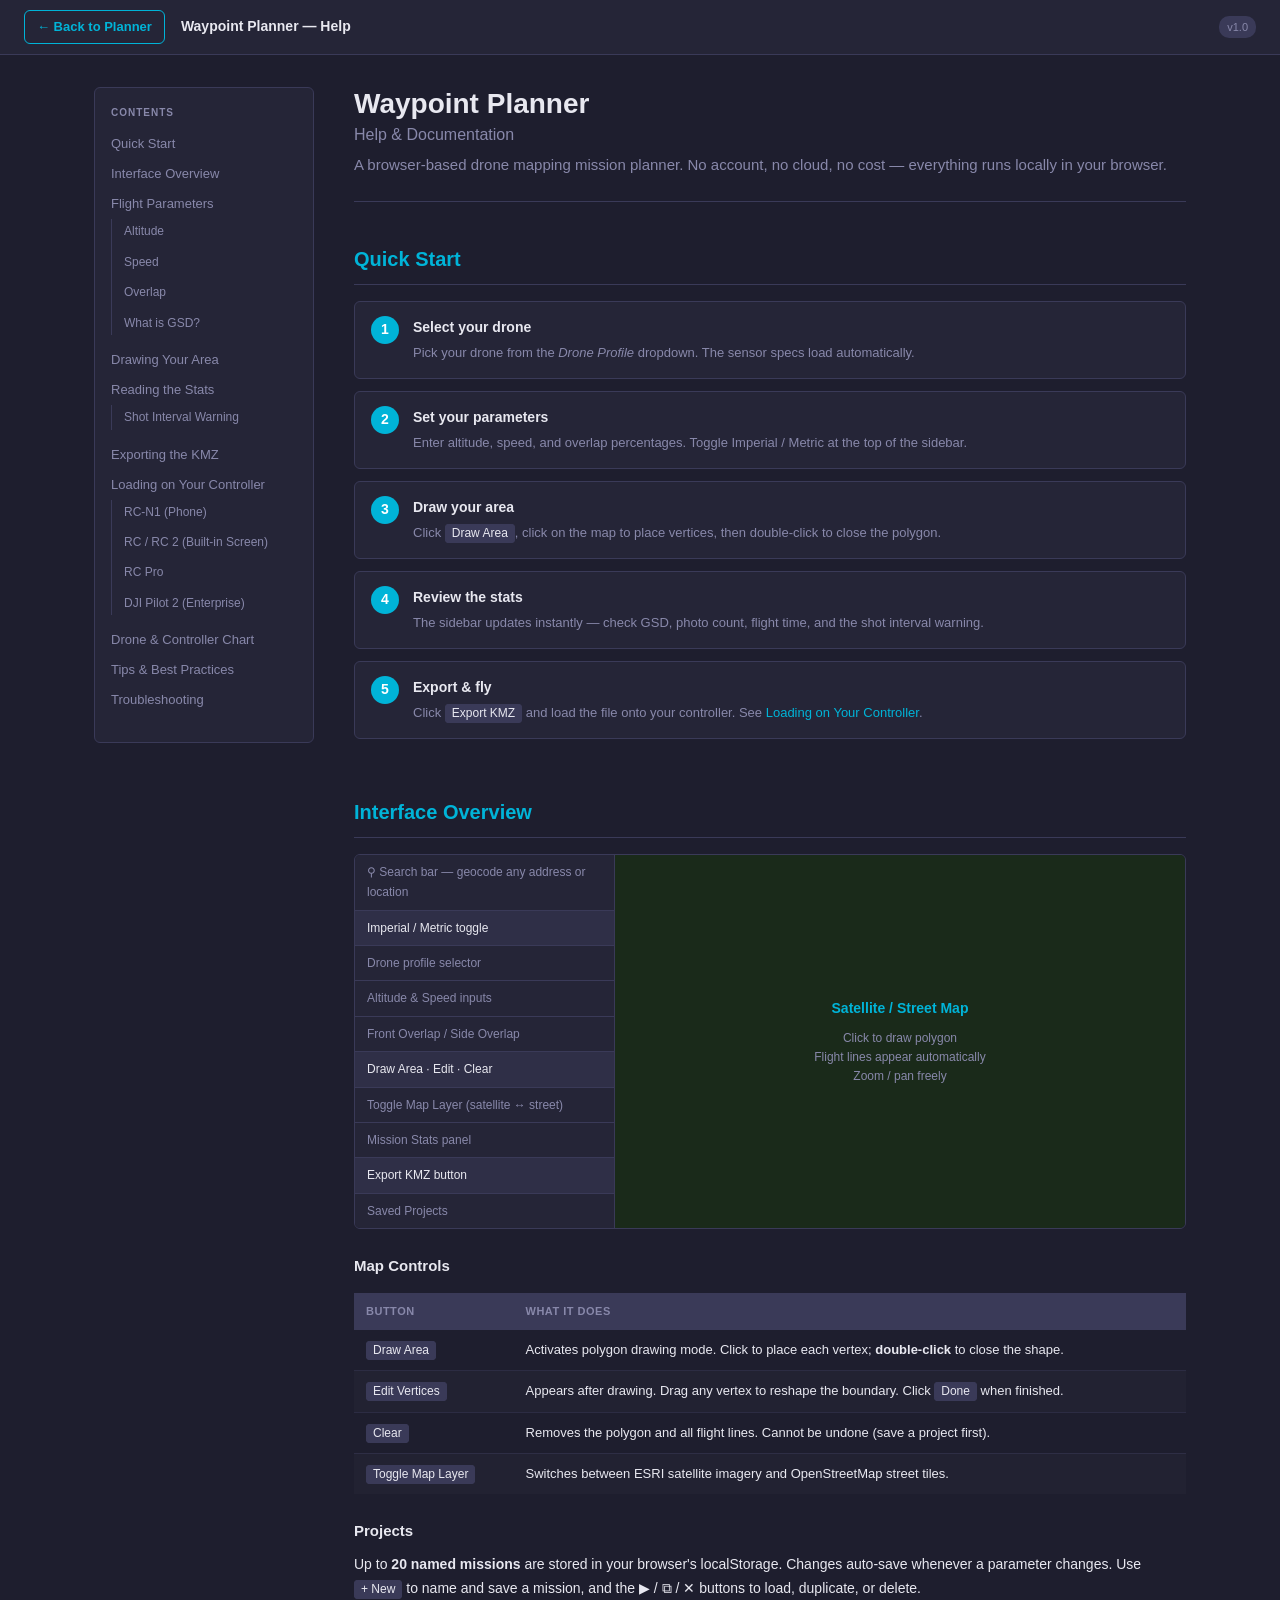
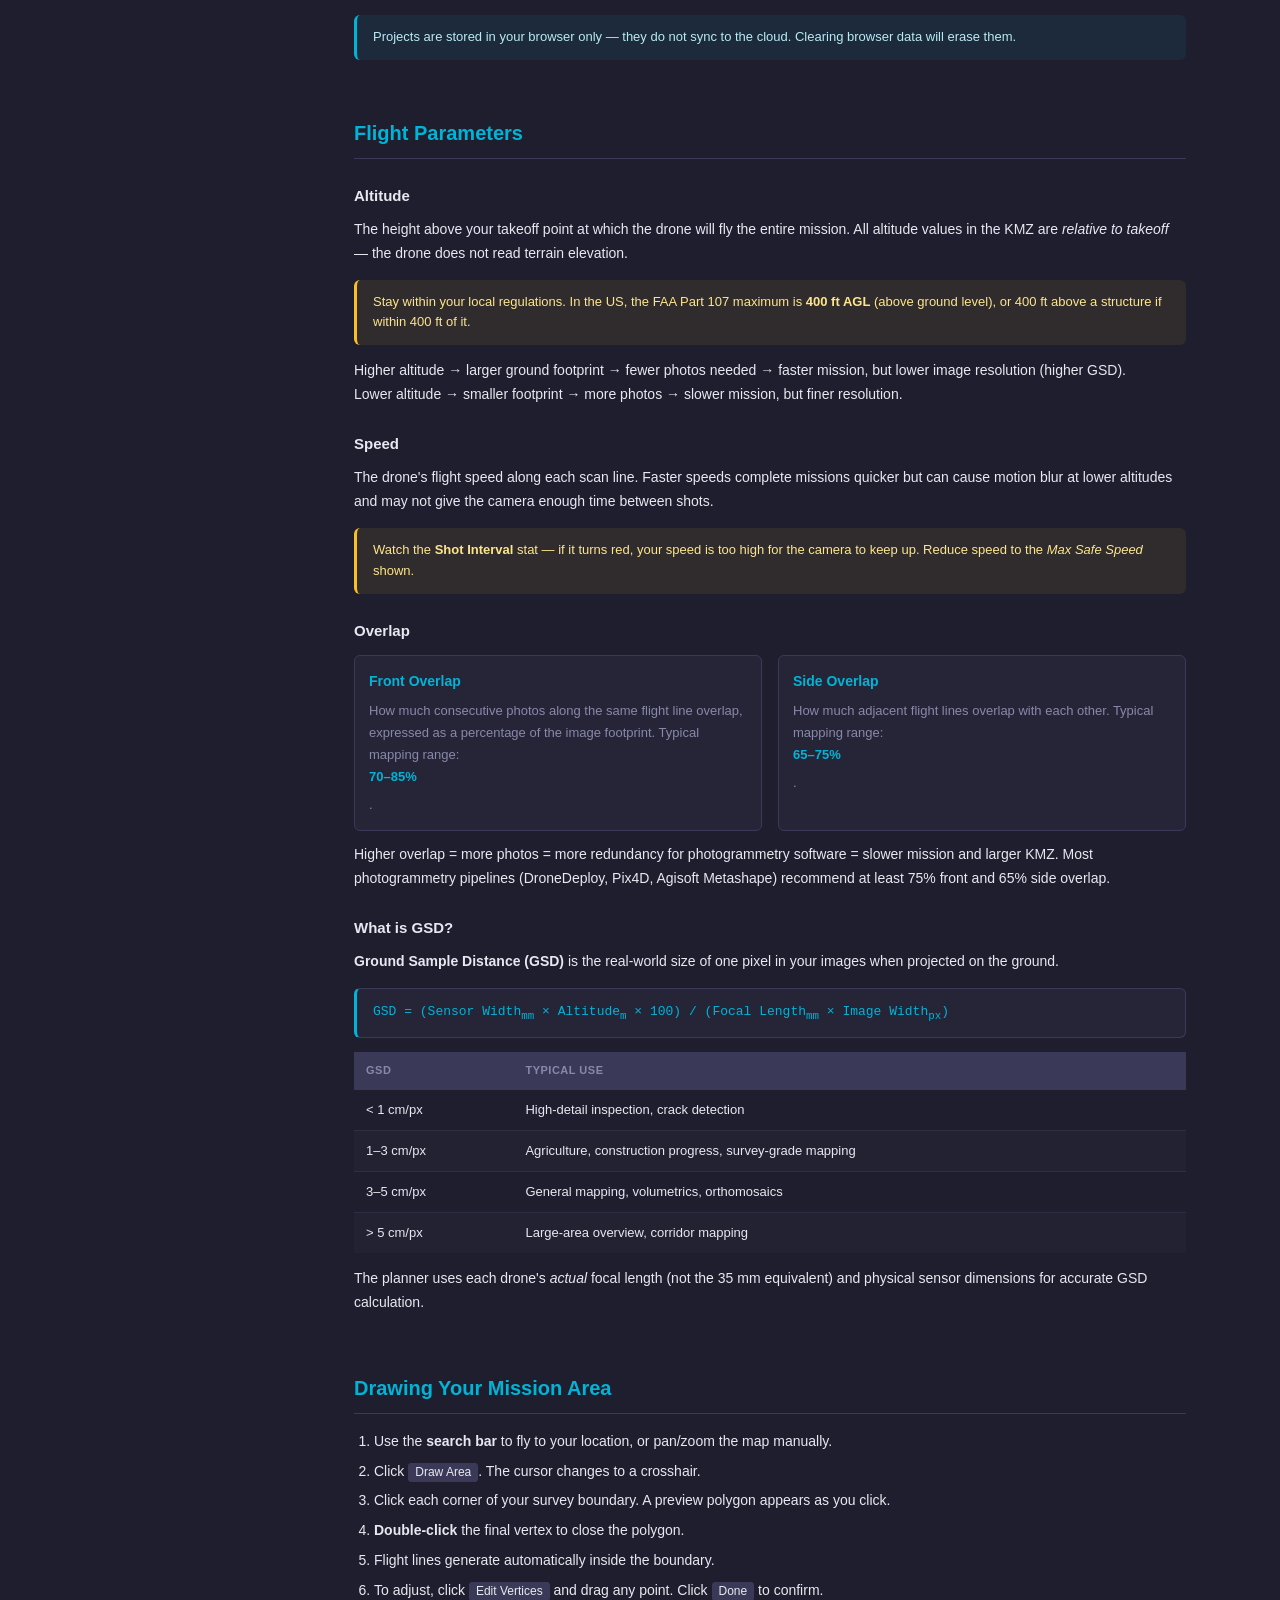
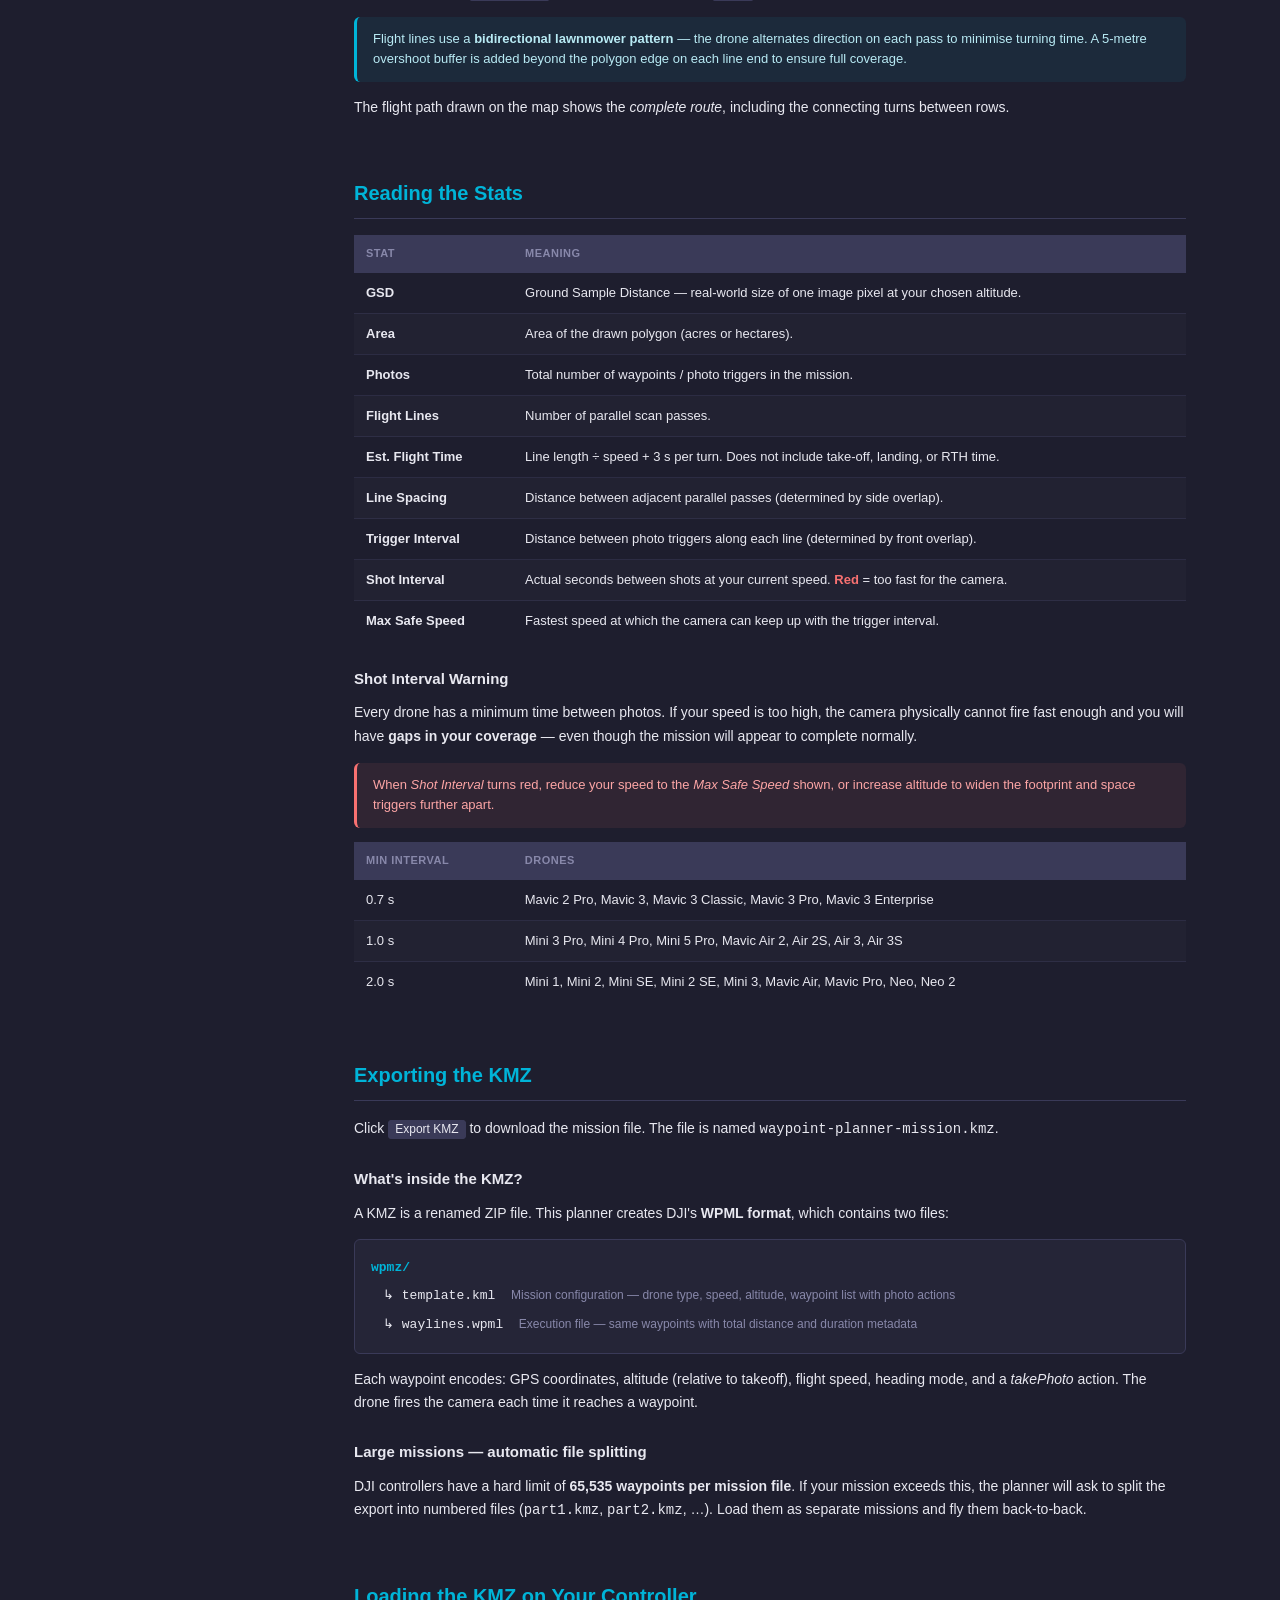
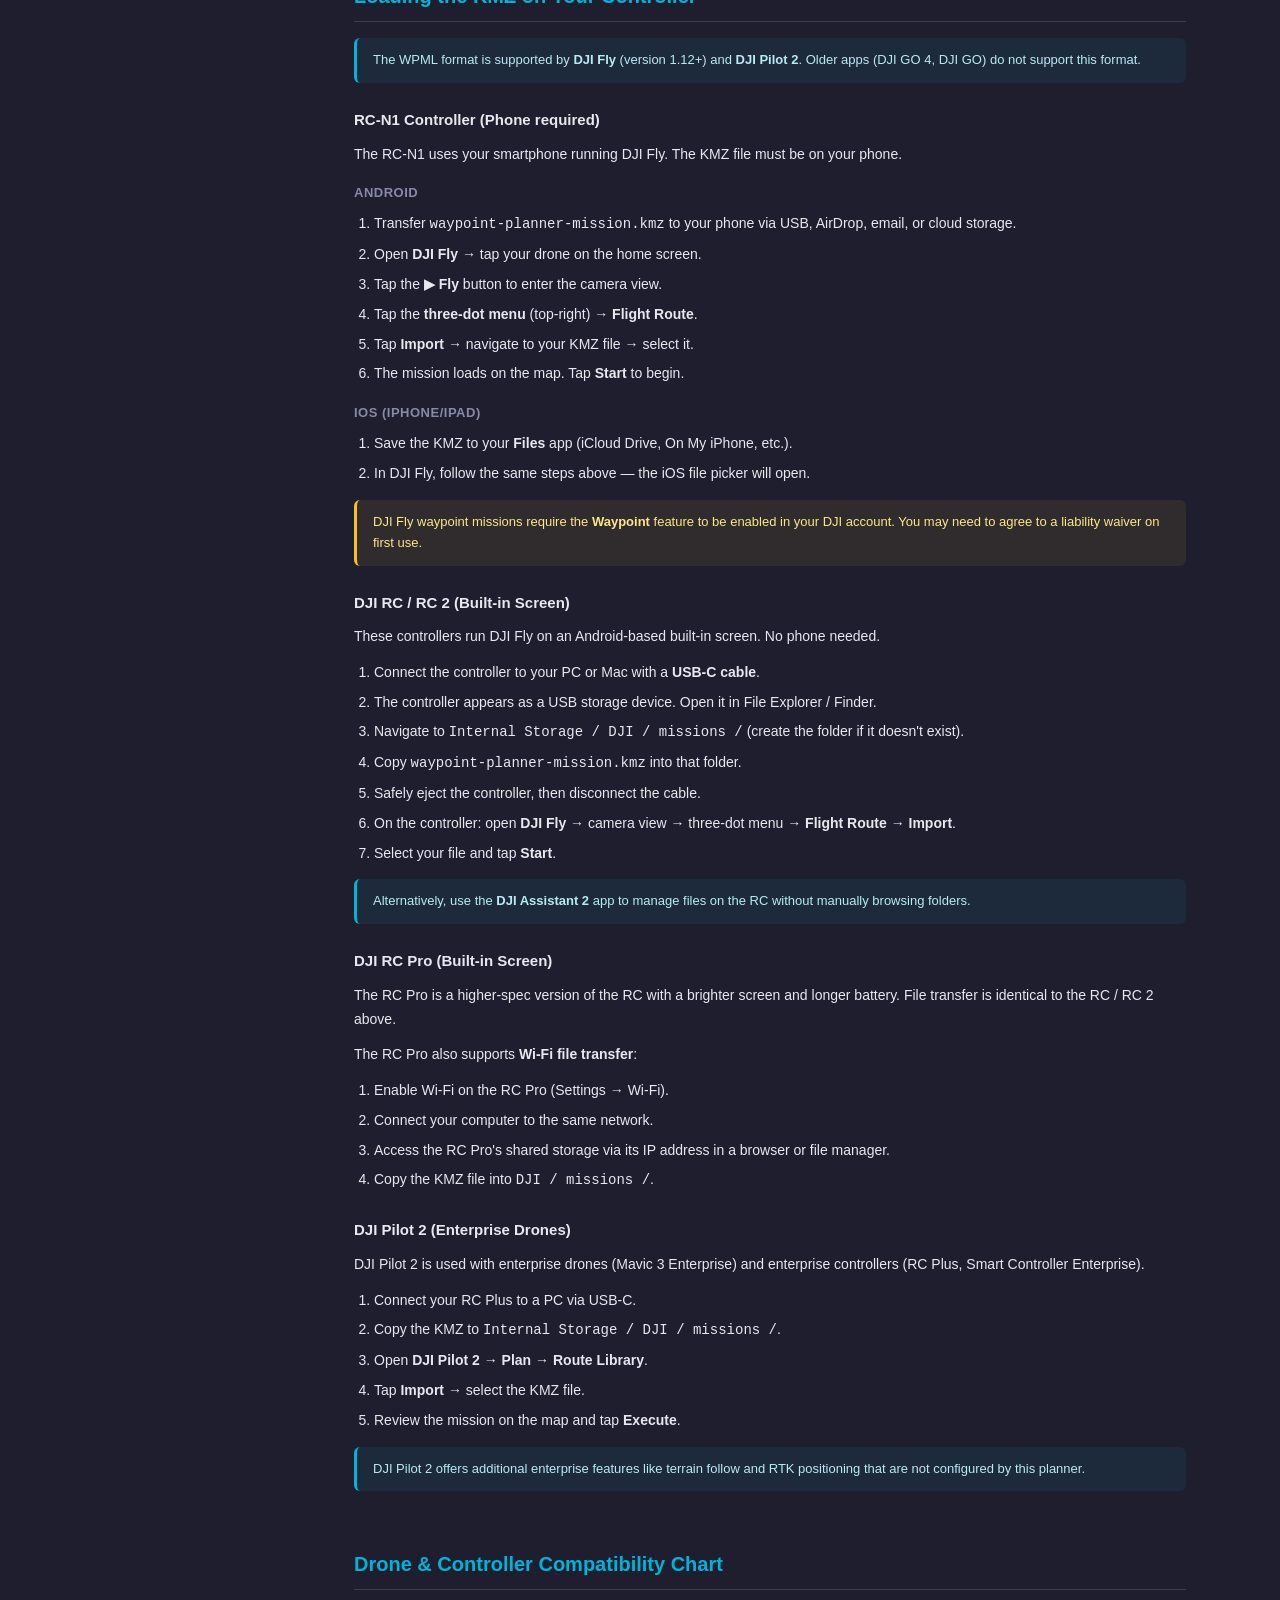
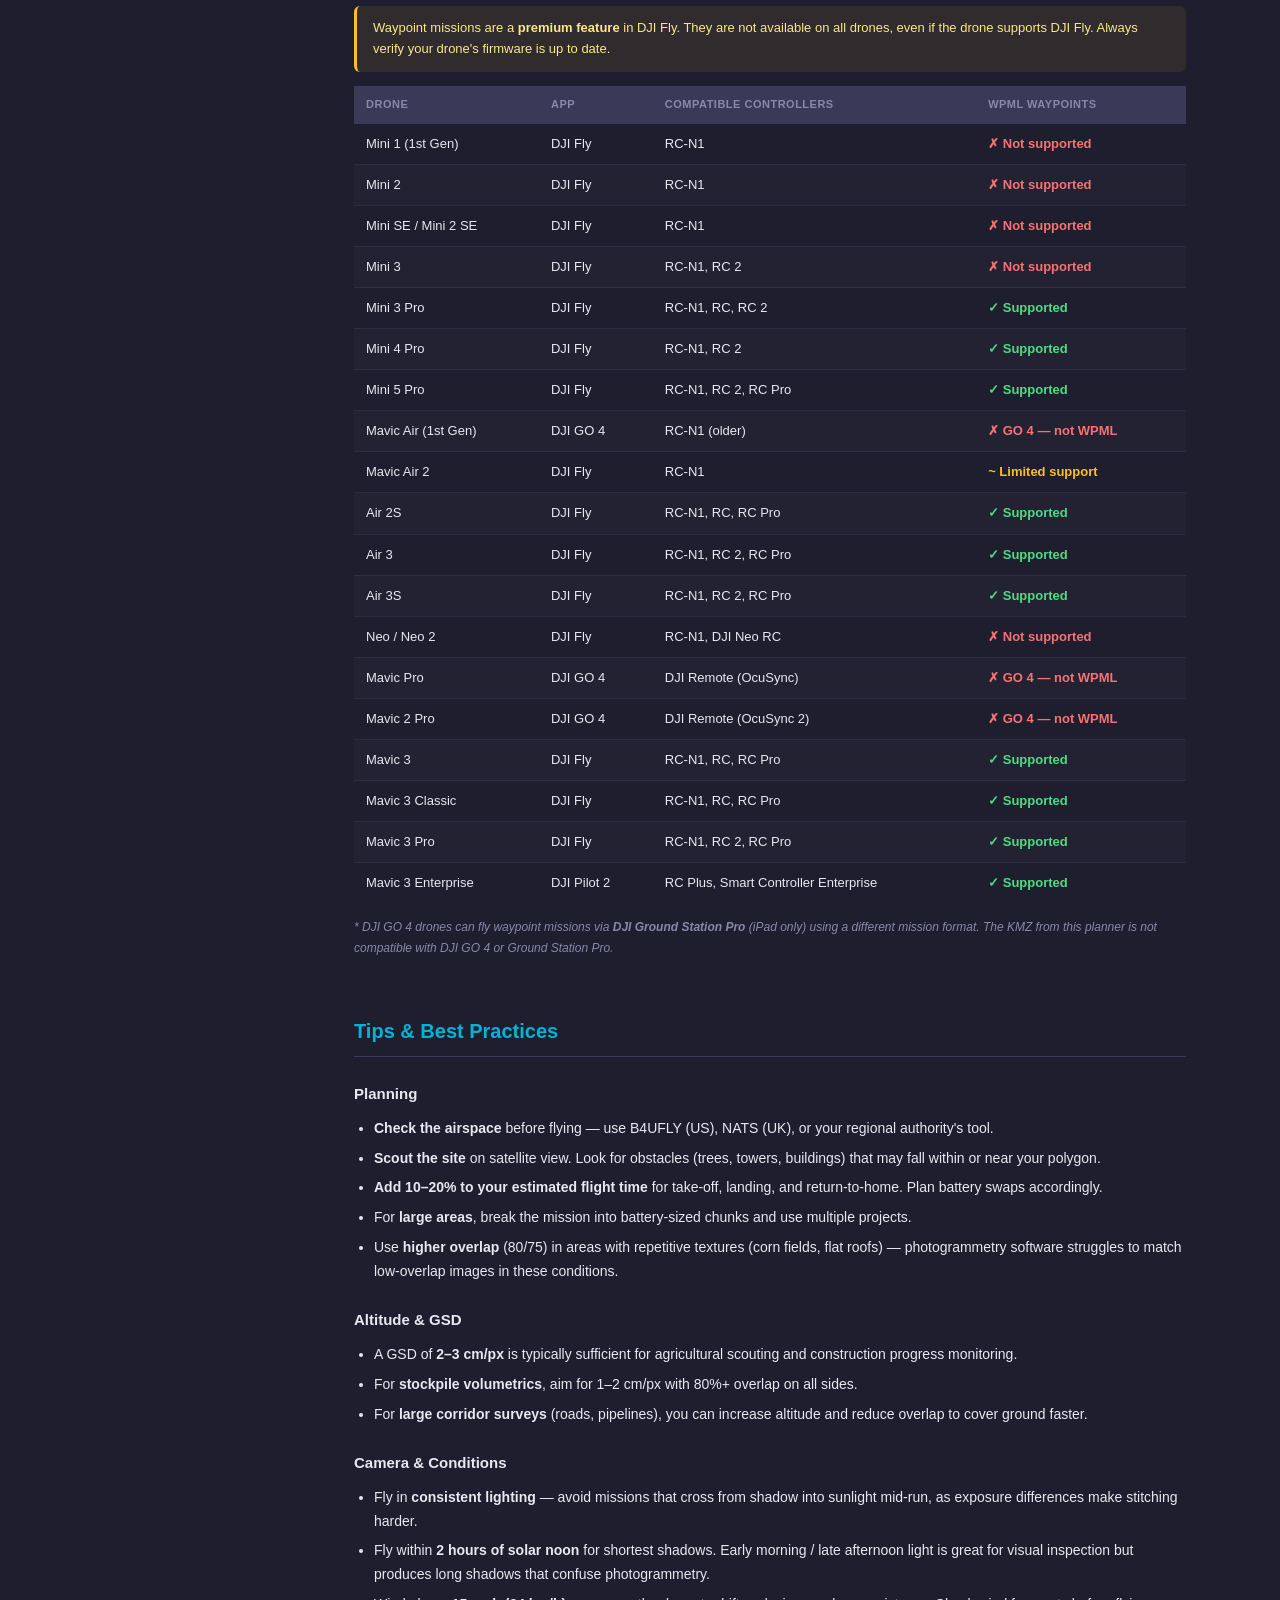
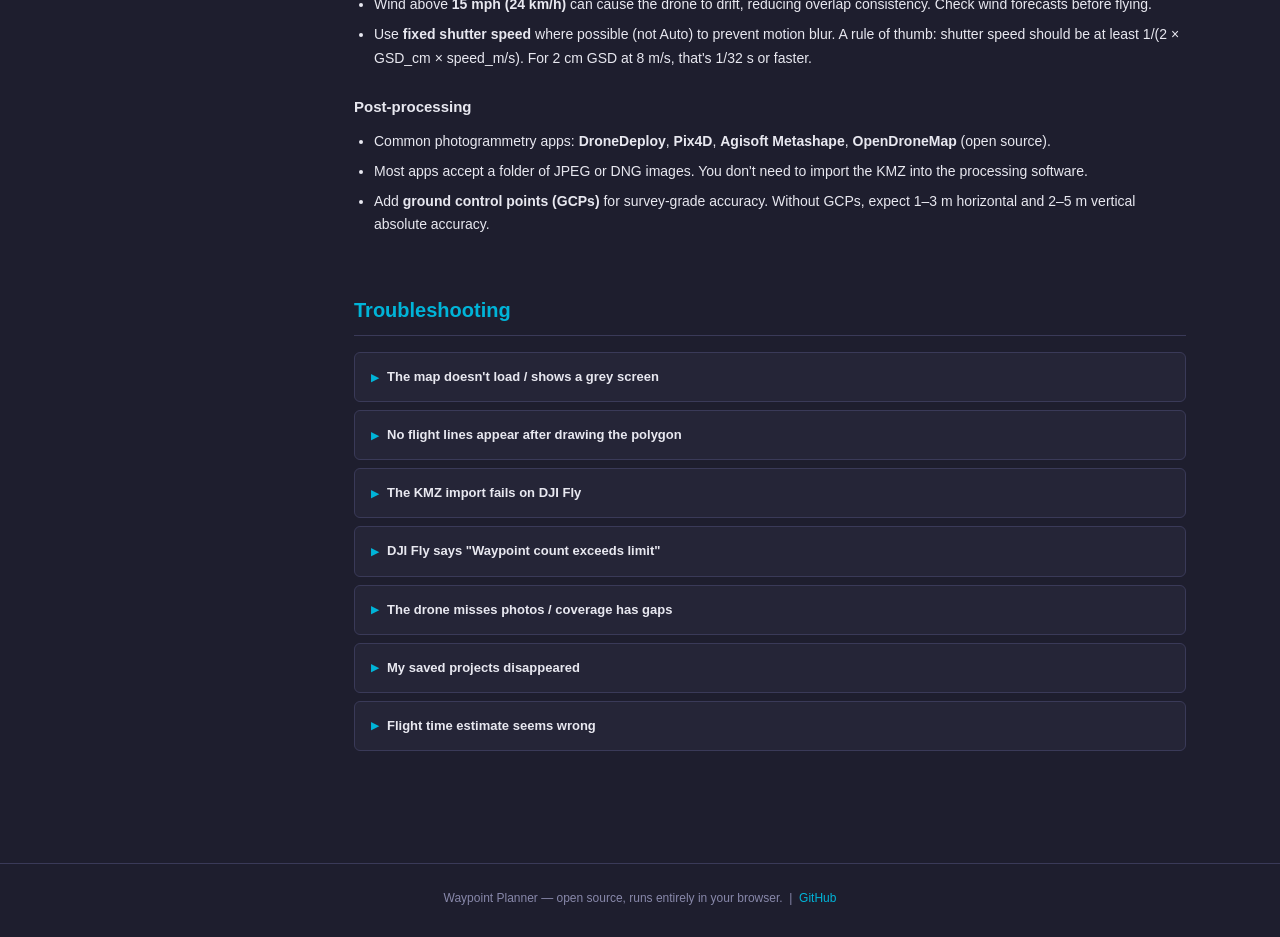
<file: help.html>
<!DOCTYPE html>
<html lang="en">
<head>
  <meta charset="UTF-8">
  <meta name="viewport" content="width=device-width, initial-scale=1.0">
  <title>Waypoint Planner — Help & Documentation</title>
  <link rel="stylesheet" href="help.css">
</head>
<body>

  <nav class="topnav">
    <a href="index.html" class="back-btn">&#8592; Back to Planner</a>
    <span class="nav-title">Waypoint Planner &mdash; Help</span>
    <span class="nav-version">v1.0</span>
  </nav>

  <div class="layout">

    <!-- Sidebar TOC -->
    <aside class="toc">
      <p class="toc-heading">Contents</p>
      <ul>
        <li><a href="#quickstart">Quick Start</a></li>
        <li><a href="#interface">Interface Overview</a></li>
        <li><a href="#parameters">Flight Parameters</a>
          <ul>
            <li><a href="#altitude">Altitude</a></li>
            <li><a href="#speed">Speed</a></li>
            <li><a href="#overlap">Overlap</a></li>
            <li><a href="#gsd">What is GSD?</a></li>
          </ul>
        </li>
        <li><a href="#drawing">Drawing Your Area</a></li>
        <li><a href="#stats">Reading the Stats</a>
          <ul>
            <li><a href="#shot-interval">Shot Interval Warning</a></li>
          </ul>
        </li>
        <li><a href="#export">Exporting the KMZ</a></li>
        <li><a href="#loading">Loading on Your Controller</a>
          <ul>
            <li><a href="#rc-n1">RC-N1 (Phone)</a></li>
            <li><a href="#rc-screen">RC / RC 2 (Built-in Screen)</a></li>
            <li><a href="#rc-pro">RC Pro</a></li>
            <li><a href="#pilot2">DJI Pilot 2 (Enterprise)</a></li>
          </ul>
        </li>
        <li><a href="#compatibility">Drone &amp; Controller Chart</a></li>
        <li><a href="#tips">Tips &amp; Best Practices</a></li>
        <li><a href="#troubleshooting">Troubleshooting</a></li>
      </ul>
    </aside>

    <!-- Main content -->
    <main class="content">

      <h1>Waypoint Planner <span class="subtitle">Help &amp; Documentation</span></h1>
      <p class="lead">A browser-based drone mapping mission planner. No account, no cloud, no cost — everything runs locally in your browser.</p>

      <!-- ─── QUICK START ─── -->
      <section id="quickstart">
        <h2>Quick Start</h2>
        <div class="steps">
          <div class="step">
            <div class="step-num">1</div>
            <div class="step-body">
              <strong>Select your drone</strong>
              <p>Pick your drone from the <em>Drone Profile</em> dropdown. The sensor specs load automatically.</p>
            </div>
          </div>
          <div class="step">
            <div class="step-num">2</div>
            <div class="step-body">
              <strong>Set your parameters</strong>
              <p>Enter altitude, speed, and overlap percentages. Toggle Imperial / Metric at the top of the sidebar.</p>
            </div>
          </div>
          <div class="step">
            <div class="step-num">3</div>
            <div class="step-body">
              <strong>Draw your area</strong>
              <p>Click <kbd>Draw Area</kbd>, click on the map to place vertices, then double-click to close the polygon.</p>
            </div>
          </div>
          <div class="step">
            <div class="step-num">4</div>
            <div class="step-body">
              <strong>Review the stats</strong>
              <p>The sidebar updates instantly — check GSD, photo count, flight time, and the shot interval warning.</p>
            </div>
          </div>
          <div class="step">
            <div class="step-num">5</div>
            <div class="step-body">
              <strong>Export &amp; fly</strong>
              <p>Click <kbd>Export KMZ</kbd> and load the file onto your controller. See <a href="#loading">Loading on Your Controller</a>.</p>
            </div>
          </div>
        </div>
      </section>

      <!-- ─── INTERFACE ─── -->
      <section id="interface">
        <h2>Interface Overview</h2>
        <div class="diagram">
          <div class="diagram-sidebar">
            <div class="dia-row">&#9906; Search bar — geocode any address or location</div>
            <div class="dia-row highlight">Imperial / Metric toggle</div>
            <div class="dia-row">Drone profile selector</div>
            <div class="dia-row">Altitude &amp; Speed inputs</div>
            <div class="dia-row">Front Overlap / Side Overlap</div>
            <div class="dia-row highlight">Draw Area · Edit · Clear</div>
            <div class="dia-row">Toggle Map Layer (satellite ↔ street)</div>
            <div class="dia-row">Mission Stats panel</div>
            <div class="dia-row highlight">Export KMZ button</div>
            <div class="dia-row">Saved Projects</div>
          </div>
          <div class="diagram-map">
            <span>Satellite / Street Map</span>
            <span class="dia-sub">Click to draw polygon<br>Flight lines appear automatically<br>Zoom / pan freely</span>
          </div>
        </div>

        <h3>Map Controls</h3>
        <table>
          <thead><tr><th>Button</th><th>What it does</th></tr></thead>
          <tbody>
            <tr><td><kbd>Draw Area</kbd></td><td>Activates polygon drawing mode. Click to place each vertex; <strong>double-click</strong> to close the shape.</td></tr>
            <tr><td><kbd>Edit Vertices</kbd></td><td>Appears after drawing. Drag any vertex to reshape the boundary. Click <kbd>Done</kbd> when finished.</td></tr>
            <tr><td><kbd>Clear</kbd></td><td>Removes the polygon and all flight lines. Cannot be undone (save a project first).</td></tr>
            <tr><td><kbd>Toggle Map Layer</kbd></td><td>Switches between ESRI satellite imagery and OpenStreetMap street tiles.</td></tr>
          </tbody>
        </table>

        <h3>Projects</h3>
        <p>Up to <strong>20 named missions</strong> are stored in your browser's localStorage. Changes auto-save whenever a parameter changes. Use <kbd>+ New</kbd> to name and save a mission, and the ▶ / ⧉ / ✕ buttons to load, duplicate, or delete.</p>
        <div class="callout info">Projects are stored in your browser only — they do not sync to the cloud. Clearing browser data will erase them.</div>
      </section>

      <!-- ─── PARAMETERS ─── -->
      <section id="parameters">
        <h2>Flight Parameters</h2>

        <h3 id="altitude">Altitude</h3>
        <p>The height above your takeoff point at which the drone will fly the entire mission. All altitude values in the KMZ are <em>relative to takeoff</em> — the drone does not read terrain elevation.</p>
        <div class="callout warning">Stay within your local regulations. In the US, the FAA Part 107 maximum is <strong>400 ft AGL</strong> (above ground level), or 400 ft above a structure if within 400 ft of it.</div>
        <p>Higher altitude → larger ground footprint → fewer photos needed → faster mission, but lower image resolution (higher GSD).<br>
        Lower altitude → smaller footprint → more photos → slower mission, but finer resolution.</p>

        <h3 id="speed">Speed</h3>
        <p>The drone's flight speed along each scan line. Faster speeds complete missions quicker but can cause motion blur at lower altitudes and may not give the camera enough time between shots.</p>
        <div class="callout warning">Watch the <strong>Shot Interval</strong> stat — if it turns red, your speed is too high for the camera to keep up. Reduce speed to the <em>Max Safe Speed</em> shown.</div>

        <h3 id="overlap">Overlap</h3>
        <div class="two-col">
          <div>
            <strong>Front Overlap</strong>
            <p>How much consecutive photos along the same flight line overlap, expressed as a percentage of the image footprint. Typical mapping range: <strong>70–85%</strong>.</p>
          </div>
          <div>
            <strong>Side Overlap</strong>
            <p>How much adjacent flight lines overlap with each other. Typical mapping range: <strong>65–75%</strong>.</p>
          </div>
        </div>
        <p>Higher overlap = more photos = more redundancy for photogrammetry software = slower mission and larger KMZ. Most photogrammetry pipelines (DroneDeploy, Pix4D, Agisoft Metashape) recommend at least 75% front and 65% side overlap.</p>

        <h3 id="gsd">What is GSD?</h3>
        <p><strong>Ground Sample Distance (GSD)</strong> is the real-world size of one pixel in your images when projected on the ground.</p>
        <div class="formula">
          GSD = (Sensor Width<sub>mm</sub> × Altitude<sub>m</sub> × 100) / (Focal Length<sub>mm</sub> × Image Width<sub>px</sub>)
        </div>
        <table>
          <thead><tr><th>GSD</th><th>Typical use</th></tr></thead>
          <tbody>
            <tr><td>&lt; 1 cm/px</td><td>High-detail inspection, crack detection</td></tr>
            <tr><td>1–3 cm/px</td><td>Agriculture, construction progress, survey-grade mapping</td></tr>
            <tr><td>3–5 cm/px</td><td>General mapping, volumetrics, orthomosaics</td></tr>
            <tr><td>&gt; 5 cm/px</td><td>Large-area overview, corridor mapping</td></tr>
          </tbody>
        </table>
        <p>The planner uses each drone's <em>actual</em> focal length (not the 35 mm equivalent) and physical sensor dimensions for accurate GSD calculation.</p>
      </section>

      <!-- ─── DRAWING ─── -->
      <section id="drawing">
        <h2>Drawing Your Mission Area</h2>
        <ol>
          <li>Use the <strong>search bar</strong> to fly to your location, or pan/zoom the map manually.</li>
          <li>Click <kbd>Draw Area</kbd>. The cursor changes to a crosshair.</li>
          <li>Click each corner of your survey boundary. A preview polygon appears as you click.</li>
          <li><strong>Double-click</strong> the final vertex to close the polygon.</li>
          <li>Flight lines generate automatically inside the boundary.</li>
          <li>To adjust, click <kbd>Edit Vertices</kbd> and drag any point. Click <kbd>Done</kbd> to confirm.</li>
        </ol>
        <div class="callout info">
          Flight lines use a <strong>bidirectional lawnmower pattern</strong> — the drone alternates direction on each pass to minimise turning time. A 5-metre overshoot buffer is added beyond the polygon edge on each line end to ensure full coverage.
        </div>
        <p>The flight path drawn on the map shows the <em>complete route</em>, including the connecting turns between rows.</p>
      </section>

      <!-- ─── STATS ─── -->
      <section id="stats">
        <h2>Reading the Stats</h2>
        <table>
          <thead><tr><th>Stat</th><th>Meaning</th></tr></thead>
          <tbody>
            <tr><td><strong>GSD</strong></td><td>Ground Sample Distance — real-world size of one image pixel at your chosen altitude.</td></tr>
            <tr><td><strong>Area</strong></td><td>Area of the drawn polygon (acres or hectares).</td></tr>
            <tr><td><strong>Photos</strong></td><td>Total number of waypoints / photo triggers in the mission.</td></tr>
            <tr><td><strong>Flight Lines</strong></td><td>Number of parallel scan passes.</td></tr>
            <tr><td><strong>Est. Flight Time</strong></td><td>Line length ÷ speed + 3 s per turn. Does not include take-off, landing, or RTH time.</td></tr>
            <tr><td><strong>Line Spacing</strong></td><td>Distance between adjacent parallel passes (determined by side overlap).</td></tr>
            <tr><td><strong>Trigger Interval</strong></td><td>Distance between photo triggers along each line (determined by front overlap).</td></tr>
            <tr><td><strong>Shot Interval</strong></td><td>Actual seconds between shots at your current speed. <span class="badge-red">Red</span> = too fast for the camera.</td></tr>
            <tr><td><strong>Max Safe Speed</strong></td><td>Fastest speed at which the camera can keep up with the trigger interval.</td></tr>
          </tbody>
        </table>

        <h3 id="shot-interval">Shot Interval Warning</h3>
        <p>Every drone has a minimum time between photos. If your speed is too high, the camera physically cannot fire fast enough and you will have <strong>gaps in your coverage</strong> — even though the mission will appear to complete normally.</p>
        <div class="callout danger">When <em>Shot Interval</em> turns red, reduce your speed to the <em>Max Safe Speed</em> shown, or increase altitude to widen the footprint and space triggers further apart.</div>
        <table>
          <thead><tr><th>Min Interval</th><th>Drones</th></tr></thead>
          <tbody>
            <tr><td>0.7 s</td><td>Mavic 2 Pro, Mavic 3, Mavic 3 Classic, Mavic 3 Pro, Mavic 3 Enterprise</td></tr>
            <tr><td>1.0 s</td><td>Mini 3 Pro, Mini 4 Pro, Mini 5 Pro, Mavic Air 2, Air 2S, Air 3, Air 3S</td></tr>
            <tr><td>2.0 s</td><td>Mini 1, Mini 2, Mini SE, Mini 2 SE, Mini 3, Mavic Air, Mavic Pro, Neo, Neo 2</td></tr>
          </tbody>
        </table>
      </section>

      <!-- ─── EXPORT ─── -->
      <section id="export">
        <h2>Exporting the KMZ</h2>
        <p>Click <kbd>Export KMZ</kbd> to download the mission file. The file is named <code>waypoint-planner-mission.kmz</code>.</p>

        <h3>What's inside the KMZ?</h3>
        <p>A KMZ is a renamed ZIP file. This planner creates DJI's <strong>WPML format</strong>, which contains two files:</p>
        <div class="file-tree">
          <div class="ft-item ft-folder">wpmz/</div>
          <div class="ft-item ft-file">&#8627; template.kml &nbsp;<span class="ft-desc">Mission configuration — drone type, speed, altitude, waypoint list with photo actions</span></div>
          <div class="ft-item ft-file">&#8627; waylines.wpml &nbsp;<span class="ft-desc">Execution file — same waypoints with total distance and duration metadata</span></div>
        </div>
        <p>Each waypoint encodes: GPS coordinates, altitude (relative to takeoff), flight speed, heading mode, and a <em>takePhoto</em> action. The drone fires the camera each time it reaches a waypoint.</p>

        <h3>Large missions — automatic file splitting</h3>
        <p>DJI controllers have a hard limit of <strong>65,535 waypoints per mission file</strong>. If your mission exceeds this, the planner will ask to split the export into numbered files (<code>part1.kmz</code>, <code>part2.kmz</code>, …). Load them as separate missions and fly them back-to-back.</p>
      </section>

      <!-- ─── LOADING ─── -->
      <section id="loading">
        <h2>Loading the KMZ on Your Controller</h2>
        <div class="callout info">The WPML format is supported by <strong>DJI Fly</strong> (version 1.12+) and <strong>DJI Pilot 2</strong>. Older apps (DJI GO 4, DJI GO) do not support this format.</div>

        <!-- RC-N1 -->
        <h3 id="rc-n1">RC-N1 Controller (Phone required)</h3>
        <p>The RC-N1 uses your smartphone running DJI Fly. The KMZ file must be on your phone.</p>
        <h4>Android</h4>
        <ol>
          <li>Transfer <code>waypoint-planner-mission.kmz</code> to your phone via USB, AirDrop, email, or cloud storage.</li>
          <li>Open <strong>DJI Fly</strong> → tap your drone on the home screen.</li>
          <li>Tap the <strong>&#9654; Fly</strong> button to enter the camera view.</li>
          <li>Tap the <strong>three-dot menu</strong> (top-right) → <strong>Flight Route</strong>.</li>
          <li>Tap <strong>Import</strong> → navigate to your KMZ file → select it.</li>
          <li>The mission loads on the map. Tap <strong>Start</strong> to begin.</li>
        </ol>
        <h4>iOS (iPhone/iPad)</h4>
        <ol>
          <li>Save the KMZ to your <strong>Files</strong> app (iCloud Drive, On My iPhone, etc.).</li>
          <li>In DJI Fly, follow the same steps above — the iOS file picker will open.</li>
        </ol>
        <div class="callout warning">DJI Fly waypoint missions require the <strong>Waypoint</strong> feature to be enabled in your DJI account. You may need to agree to a liability waiver on first use.</div>

        <!-- RC Screen -->
        <h3 id="rc-screen">DJI RC / RC 2 (Built-in Screen)</h3>
        <p>These controllers run DJI Fly on an Android-based built-in screen. No phone needed.</p>
        <ol>
          <li>Connect the controller to your PC or Mac with a <strong>USB-C cable</strong>.</li>
          <li>The controller appears as a USB storage device. Open it in File Explorer / Finder.</li>
          <li>Navigate to <code>Internal Storage / DJI / missions /</code> (create the folder if it doesn't exist).</li>
          <li>Copy <code>waypoint-planner-mission.kmz</code> into that folder.</li>
          <li>Safely eject the controller, then disconnect the cable.</li>
          <li>On the controller: open <strong>DJI Fly</strong> → camera view → three-dot menu → <strong>Flight Route</strong> → <strong>Import</strong>.</li>
          <li>Select your file and tap <strong>Start</strong>.</li>
        </ol>
        <div class="callout info">Alternatively, use the <strong>DJI Assistant 2</strong> app to manage files on the RC without manually browsing folders.</div>

        <!-- RC Pro -->
        <h3 id="rc-pro">DJI RC Pro (Built-in Screen)</h3>
        <p>The RC Pro is a higher-spec version of the RC with a brighter screen and longer battery. File transfer is identical to the RC / RC 2 above.</p>
        <p>The RC Pro also supports <strong>Wi-Fi file transfer</strong>:</p>
        <ol>
          <li>Enable Wi-Fi on the RC Pro (Settings → Wi-Fi).</li>
          <li>Connect your computer to the same network.</li>
          <li>Access the RC Pro's shared storage via its IP address in a browser or file manager.</li>
          <li>Copy the KMZ file into <code>DJI / missions /</code>.</li>
        </ol>

        <!-- Pilot 2 -->
        <h3 id="pilot2">DJI Pilot 2 (Enterprise Drones)</h3>
        <p>DJI Pilot 2 is used with enterprise drones (Mavic 3 Enterprise) and enterprise controllers (RC Plus, Smart Controller Enterprise).</p>
        <ol>
          <li>Connect your RC Plus to a PC via USB-C.</li>
          <li>Copy the KMZ to <code>Internal Storage / DJI / missions /</code>.</li>
          <li>Open <strong>DJI Pilot 2</strong> → <strong>Plan</strong> → <strong>Route Library</strong>.</li>
          <li>Tap <strong>Import</strong> → select the KMZ file.</li>
          <li>Review the mission on the map and tap <strong>Execute</strong>.</li>
        </ol>
        <div class="callout info">DJI Pilot 2 offers additional enterprise features like terrain follow and RTK positioning that are not configured by this planner.</div>
      </section>

      <!-- ─── COMPATIBILITY ─── -->
      <section id="compatibility">
        <h2>Drone &amp; Controller Compatibility Chart</h2>
        <div class="callout warning">Waypoint missions are a <strong>premium feature</strong> in DJI Fly. They are not available on all drones, even if the drone supports DJI Fly. Always verify your drone's firmware is up to date.</div>
        <table class="compat-table">
          <thead>
            <tr>
              <th>Drone</th>
              <th>App</th>
              <th>Compatible Controllers</th>
              <th>WPML Waypoints</th>
            </tr>
          </thead>
          <tbody>
            <tr>
              <td>Mini 1 (1st Gen)</td>
              <td>DJI Fly</td>
              <td>RC-N1</td>
              <td><span class="no">✗ Not supported</span></td>
            </tr>
            <tr>
              <td>Mini 2</td>
              <td>DJI Fly</td>
              <td>RC-N1</td>
              <td><span class="no">✗ Not supported</span></td>
            </tr>
            <tr>
              <td>Mini SE / Mini 2 SE</td>
              <td>DJI Fly</td>
              <td>RC-N1</td>
              <td><span class="no">✗ Not supported</span></td>
            </tr>
            <tr>
              <td>Mini 3</td>
              <td>DJI Fly</td>
              <td>RC-N1, RC 2</td>
              <td><span class="no">✗ Not supported</span></td>
            </tr>
            <tr>
              <td>Mini 3 Pro</td>
              <td>DJI Fly</td>
              <td>RC-N1, RC, RC 2</td>
              <td><span class="yes">✓ Supported</span></td>
            </tr>
            <tr>
              <td>Mini 4 Pro</td>
              <td>DJI Fly</td>
              <td>RC-N1, RC 2</td>
              <td><span class="yes">✓ Supported</span></td>
            </tr>
            <tr>
              <td>Mini 5 Pro</td>
              <td>DJI Fly</td>
              <td>RC-N1, RC 2, RC Pro</td>
              <td><span class="yes">✓ Supported</span></td>
            </tr>
            <tr>
              <td>Mavic Air (1st Gen)</td>
              <td>DJI GO 4</td>
              <td>RC-N1 (older)</td>
              <td><span class="no">✗ GO 4 — not WPML</span></td>
            </tr>
            <tr>
              <td>Mavic Air 2</td>
              <td>DJI Fly</td>
              <td>RC-N1</td>
              <td><span class="partial">~ Limited support</span></td>
            </tr>
            <tr>
              <td>Air 2S</td>
              <td>DJI Fly</td>
              <td>RC-N1, RC, RC Pro</td>
              <td><span class="yes">✓ Supported</span></td>
            </tr>
            <tr>
              <td>Air 3</td>
              <td>DJI Fly</td>
              <td>RC-N1, RC 2, RC Pro</td>
              <td><span class="yes">✓ Supported</span></td>
            </tr>
            <tr>
              <td>Air 3S</td>
              <td>DJI Fly</td>
              <td>RC-N1, RC 2, RC Pro</td>
              <td><span class="yes">✓ Supported</span></td>
            </tr>
            <tr>
              <td>Neo / Neo 2</td>
              <td>DJI Fly</td>
              <td>RC-N1, DJI Neo RC</td>
              <td><span class="no">✗ Not supported</span></td>
            </tr>
            <tr>
              <td>Mavic Pro</td>
              <td>DJI GO 4</td>
              <td>DJI Remote (OcuSync)</td>
              <td><span class="no">✗ GO 4 — not WPML</span></td>
            </tr>
            <tr>
              <td>Mavic 2 Pro</td>
              <td>DJI GO 4</td>
              <td>DJI Remote (OcuSync 2)</td>
              <td><span class="no">✗ GO 4 — not WPML</span></td>
            </tr>
            <tr>
              <td>Mavic 3</td>
              <td>DJI Fly</td>
              <td>RC-N1, RC, RC Pro</td>
              <td><span class="yes">✓ Supported</span></td>
            </tr>
            <tr>
              <td>Mavic 3 Classic</td>
              <td>DJI Fly</td>
              <td>RC-N1, RC, RC Pro</td>
              <td><span class="yes">✓ Supported</span></td>
            </tr>
            <tr>
              <td>Mavic 3 Pro</td>
              <td>DJI Fly</td>
              <td>RC-N1, RC 2, RC Pro</td>
              <td><span class="yes">✓ Supported</span></td>
            </tr>
            <tr>
              <td>Mavic 3 Enterprise</td>
              <td>DJI Pilot 2</td>
              <td>RC Plus, Smart Controller Enterprise</td>
              <td><span class="yes">✓ Supported</span></td>
            </tr>
          </tbody>
        </table>
        <p class="table-note">* DJI GO 4 drones can fly waypoint missions via <strong>DJI Ground Station Pro</strong> (iPad only) using a different mission format. The KMZ from this planner is not compatible with DJI GO 4 or Ground Station Pro.</p>
      </section>

      <!-- ─── TIPS ─── -->
      <section id="tips">
        <h2>Tips &amp; Best Practices</h2>

        <h3>Planning</h3>
        <ul>
          <li><strong>Check the airspace</strong> before flying — use B4UFLY (US), NATS (UK), or your regional authority's tool.</li>
          <li><strong>Scout the site</strong> on satellite view. Look for obstacles (trees, towers, buildings) that may fall within or near your polygon.</li>
          <li><strong>Add 10–20% to your estimated flight time</strong> for take-off, landing, and return-to-home. Plan battery swaps accordingly.</li>
          <li>For <strong>large areas</strong>, break the mission into battery-sized chunks and use multiple projects.</li>
          <li>Use <strong>higher overlap</strong> (80/75) in areas with repetitive textures (corn fields, flat roofs) — photogrammetry software struggles to match low-overlap images in these conditions.</li>
        </ul>

        <h3>Altitude &amp; GSD</h3>
        <ul>
          <li>A GSD of <strong>2–3 cm/px</strong> is typically sufficient for agricultural scouting and construction progress monitoring.</li>
          <li>For <strong>stockpile volumetrics</strong>, aim for 1–2 cm/px with 80%+ overlap on all sides.</li>
          <li>For <strong>large corridor surveys</strong> (roads, pipelines), you can increase altitude and reduce overlap to cover ground faster.</li>
        </ul>

        <h3>Camera &amp; Conditions</h3>
        <ul>
          <li>Fly in <strong>consistent lighting</strong> — avoid missions that cross from shadow into sunlight mid-run, as exposure differences make stitching harder.</li>
          <li>Fly within <strong>2 hours of solar noon</strong> for shortest shadows. Early morning / late afternoon light is great for visual inspection but produces long shadows that confuse photogrammetry.</li>
          <li>Wind above <strong>15 mph (24 km/h)</strong> can cause the drone to drift, reducing overlap consistency. Check wind forecasts before flying.</li>
          <li>Use <strong>fixed shutter speed</strong> where possible (not Auto) to prevent motion blur. A rule of thumb: shutter speed should be at least 1/(2 × GSD_cm × speed_m/s). For 2 cm GSD at 8 m/s, that's 1/32 s or faster.</li>
        </ul>

        <h3>Post-processing</h3>
        <ul>
          <li>Common photogrammetry apps: <strong>DroneDeploy</strong>, <strong>Pix4D</strong>, <strong>Agisoft Metashape</strong>, <strong>OpenDroneMap</strong> (open source).</li>
          <li>Most apps accept a folder of JPEG or DNG images. You don't need to import the KMZ into the processing software.</li>
          <li>Add <strong>ground control points (GCPs)</strong> for survey-grade accuracy. Without GCPs, expect 1–3 m horizontal and 2–5 m vertical absolute accuracy.</li>
        </ul>
      </section>

      <!-- ─── TROUBLESHOOTING ─── -->
      <section id="troubleshooting">
        <h2>Troubleshooting</h2>

        <details>
          <summary>The map doesn't load / shows a grey screen</summary>
          <p>The map requires an internet connection to fetch tiles from ESRI / OpenStreetMap. Make sure you're connected. If tiles are missing, try toggling to the Street Map layer — it uses a different tile server.</p>
          <p>If you opened <code>index.html</code> directly as a <code>file://</code> URL, Chrome and Edge may block the tile requests. Use a local server instead: <code>npx serve .</code> or <code>python -m http.server 8080</code>.</p>
        </details>

        <details>
          <summary>No flight lines appear after drawing the polygon</summary>
          <p>This happens when the polygon is too small relative to the line spacing. Try:</p>
          <ul>
            <li>Increasing altitude (larger footprint → wider line spacing → fewer lines needed)</li>
            <li>Reducing overlap percentages</li>
            <li>Drawing a larger polygon</li>
          </ul>
        </details>

        <details>
          <summary>The KMZ import fails on DJI Fly</summary>
          <ul>
            <li>Make sure the file extension is <code>.kmz</code> (not <code>.zip</code>).</li>
            <li>Ensure DJI Fly is version <strong>1.12 or newer</strong>. Update via the App Store or Google Play.</li>
            <li>Confirm your drone is one of the <a href="#compatibility">supported models</a> with waypoint mission support.</li>
            <li>If using an RC / RC 2: the file must be in <code>Internal Storage / DJI / missions /</code>. Create the folder if it doesn't exist.</li>
          </ul>
        </details>

        <details>
          <summary>DJI Fly says "Waypoint count exceeds limit"</summary>
          <p>This occurs when the mission has more than 65,535 waypoints. The planner will warn you and offer to split into multiple KMZ files automatically. Load each part as a separate mission.</p>
        </details>

        <details>
          <summary>The drone misses photos / coverage has gaps</summary>
          <p>The most common cause is flying too fast for the camera's minimum photo interval. Check the <strong>Shot Interval</strong> stat — if it's red, reduce your speed. Also check:</p>
          <ul>
            <li>SD card write speed — use a Class 10 / U3 card. A slow card can cause the camera to skip triggers.</li>
            <li>Photo format — shooting RAW+JPEG is slower than JPEG only.</li>
            <li>Camera set to Single Shot mode, not Burst or AEB.</li>
          </ul>
        </details>

        <details>
          <summary>My saved projects disappeared</summary>
          <p>Projects are stored in browser <code>localStorage</code>. They can be lost if you:</p>
          <ul>
            <li>Clear browser history / site data</li>
            <li>Use a different browser or device</li>
            <li>Open the app from a different URL (e.g., <code>file://</code> vs <code>localhost</code>)</li>
          </ul>
          <p>For long-term storage, export your mission as a KMZ before clearing browser data.</p>
        </details>

        <details>
          <summary>Flight time estimate seems wrong</summary>
          <p>The estimate is: <em>(total line length ÷ speed) + (number of lines − 1) × 3 s per turn</em>. It does <strong>not</strong> include:</p>
          <ul>
            <li>Take-off and climb to altitude (~30–60 s)</li>
            <li>Transit from home point to mission start</li>
            <li>Return-to-home at end</li>
            <li>Wind resistance or deceleration at waypoints</li>
          </ul>
          <p>Add 2–5 minutes to the estimate for a realistic total battery draw.</p>
        </details>
      </section>

    </main>
  </div>

  <footer class="page-footer">
    <p>Waypoint Planner &mdash; open source, runs entirely in your browser. &nbsp;|&nbsp; <a href="https://github.com/RevOzzy/waypoint-planner" target="_blank">GitHub</a></p>
  </footer>

</body>
</html>
</file>
<file: help.css>
*, *::before, *::after { box-sizing: border-box; margin: 0; padding: 0; }

:root {
  --bg-dark:     #1e1e2e;
  --bg-medium:   #252537;
  --bg-light:    #2f2f47;
  --bg-lighter:  #3a3a58;
  --accent:      #00b4d8;
  --accent-hover:#0090b0;
  --accent-dim:  rgba(0,180,216,0.1);
  --text:        #e8e8f0;
  --text-muted:  #8888aa;
  --border:      #3a3a58;
  --success:     #4ade80;
  --warning:     #fbbf24;
  --danger:      #f87171;
  --radius:      6px;
  --toc-w:       220px;
  --content-max: 860px;
}

html { scroll-behavior: smooth; }

body {
  font-family: -apple-system, BlinkMacSystemFont, 'Segoe UI', Roboto, sans-serif;
  background: var(--bg-dark);
  color: var(--text);
  font-size: 14px;
  line-height: 1.7;
}

/* ── Top nav ── */
.topnav {
  position: sticky;
  top: 0;
  z-index: 100;
  display: flex;
  align-items: center;
  gap: 16px;
  padding: 10px 24px;
  background: var(--bg-medium);
  border-bottom: 1px solid var(--border);
}

.back-btn {
  color: var(--accent);
  text-decoration: none;
  font-weight: 600;
  font-size: 13px;
  padding: 5px 12px;
  border: 1px solid var(--accent);
  border-radius: var(--radius);
  transition: background 0.15s;
  white-space: nowrap;
}
.back-btn:hover { background: var(--accent-dim); }

.nav-title {
  font-weight: 700;
  font-size: 14px;
  color: var(--text);
  flex: 1;
}

.nav-version {
  font-size: 11px;
  color: var(--text-muted);
  background: var(--bg-lighter);
  padding: 2px 8px;
  border-radius: 10px;
}

/* ── Layout ── */
.layout {
  display: flex;
  max-width: 1140px;
  margin: 0 auto;
  padding: 32px 24px;
  gap: 40px;
  align-items: flex-start;
}

/* ── TOC sidebar ── */
.toc {
  position: sticky;
  top: 58px;
  width: var(--toc-w);
  min-width: var(--toc-w);
  max-height: calc(100vh - 80px);
  overflow-y: auto;
  padding: 16px;
  background: var(--bg-medium);
  border: 1px solid var(--border);
  border-radius: var(--radius);
  font-size: 13px;
}

.toc::-webkit-scrollbar { width: 3px; }
.toc::-webkit-scrollbar-thumb { background: var(--border); border-radius: 2px; }

.toc-heading {
  font-size: 10px;
  font-weight: 700;
  text-transform: uppercase;
  letter-spacing: 1px;
  color: var(--text-muted);
  margin-bottom: 10px;
}

.toc ul {
  list-style: none;
  padding: 0;
}

.toc > ul > li { margin-bottom: 4px; }

.toc a {
  color: var(--text-muted);
  text-decoration: none;
  transition: color 0.15s;
  display: block;
  padding: 2px 0;
}
.toc a:hover { color: var(--accent); }

.toc ul ul {
  padding-left: 12px;
  margin-top: 2px;
  border-left: 1px solid var(--border);
}
.toc ul ul a { font-size: 12px; }

/* ── Content ── */
.content {
  flex: 1;
  min-width: 0;
  max-width: var(--content-max);
}

h1 {
  font-size: 28px;
  font-weight: 800;
  color: var(--text);
  margin-bottom: 8px;
  line-height: 1.2;
}

h1 .subtitle {
  font-size: 16px;
  font-weight: 400;
  color: var(--text-muted);
  display: block;
  margin-top: 4px;
}

.lead {
  font-size: 15px;
  color: var(--text-muted);
  margin-bottom: 40px;
  border-bottom: 1px solid var(--border);
  padding-bottom: 24px;
}

section {
  margin-bottom: 56px;
  scroll-margin-top: 72px;
}

h2 {
  font-size: 20px;
  font-weight: 700;
  color: var(--accent);
  margin-bottom: 16px;
  padding-bottom: 8px;
  border-bottom: 1px solid var(--border);
}

h3 {
  font-size: 15px;
  font-weight: 700;
  color: var(--text);
  margin: 24px 0 10px;
}

h4 {
  font-size: 13px;
  font-weight: 600;
  color: var(--text-muted);
  margin: 16px 0 8px;
  text-transform: uppercase;
  letter-spacing: 0.5px;
}

p { margin-bottom: 12px; }

a { color: var(--accent); text-decoration: none; }
a:hover { text-decoration: underline; }

ul, ol {
  padding-left: 20px;
  margin-bottom: 12px;
}
li { margin-bottom: 6px; }

/* ── Quick start steps ── */
.steps { display: grid; gap: 12px; }

.step {
  display: flex;
  gap: 14px;
  align-items: flex-start;
  background: var(--bg-medium);
  border: 1px solid var(--border);
  border-radius: var(--radius);
  padding: 14px 16px;
}

.step-num {
  width: 28px;
  height: 28px;
  min-width: 28px;
  background: var(--accent);
  color: #fff;
  font-weight: 800;
  font-size: 14px;
  border-radius: 50%;
  display: flex;
  align-items: center;
  justify-content: center;
}

.step-body strong {
  display: block;
  margin-bottom: 2px;
  font-size: 14px;
}

.step-body p { margin: 0; color: var(--text-muted); font-size: 13px; }

/* ── Diagram ── */
.diagram {
  display: flex;
  gap: 0;
  border: 1px solid var(--border);
  border-radius: var(--radius);
  overflow: hidden;
  margin: 16px 0;
  font-size: 12px;
}

.diagram-sidebar {
  background: var(--bg-medium);
  width: 260px;
  min-width: 260px;
  border-right: 1px solid var(--border);
}

.dia-row {
  padding: 7px 12px;
  border-bottom: 1px solid var(--border);
  color: var(--text-muted);
}
.dia-row:last-child { border-bottom: none; }
.dia-row.highlight { color: var(--text); background: var(--bg-light); }

.diagram-map {
  flex: 1;
  background: #1a2a1a;
  display: flex;
  flex-direction: column;
  align-items: center;
  justify-content: center;
  gap: 8px;
  padding: 24px;
  color: var(--text-muted);
  text-align: center;
  min-height: 180px;
}

.diagram-map span:first-child {
  font-size: 14px;
  font-weight: 600;
  color: var(--accent);
}

.dia-sub { font-size: 12px; line-height: 1.6; }

/* ── Callouts ── */
.callout {
  padding: 12px 16px;
  border-radius: var(--radius);
  margin: 14px 0;
  font-size: 13px;
  line-height: 1.6;
  border-left: 3px solid;
}

.callout.info    { background: rgba(0,180,216,0.08);  border-color: var(--accent);  color: #b8eaf4; }
.callout.warning { background: rgba(251,191,36,0.08); border-color: var(--warning); color: #fde68a; }
.callout.danger  { background: rgba(248,113,113,0.08);border-color: var(--danger);  color: #fca5a5; }

/* ── Formula ── */
.formula {
  background: var(--bg-medium);
  border: 1px solid var(--border);
  border-left: 3px solid var(--accent);
  padding: 12px 16px;
  border-radius: var(--radius);
  font-family: 'Courier New', Courier, monospace;
  font-size: 13px;
  color: var(--accent);
  margin: 14px 0;
}

/* ── Two column ── */
.two-col {
  display: grid;
  grid-template-columns: 1fr 1fr;
  gap: 16px;
  margin: 12px 0;
}

.two-col > div {
  background: var(--bg-medium);
  border: 1px solid var(--border);
  border-radius: var(--radius);
  padding: 14px;
}

.two-col strong { display: block; color: var(--accent); margin-bottom: 6px; }
.two-col p { margin: 0; font-size: 13px; color: var(--text-muted); }

/* ── Tables ── */
table {
  width: 100%;
  border-collapse: collapse;
  margin: 14px 0;
  font-size: 13px;
}

th {
  background: var(--bg-lighter);
  color: var(--text-muted);
  font-size: 11px;
  font-weight: 700;
  text-transform: uppercase;
  letter-spacing: 0.5px;
  padding: 9px 12px;
  text-align: left;
  border-bottom: 1px solid var(--border);
}

td {
  padding: 9px 12px;
  border-bottom: 1px solid rgba(58,58,88,0.5);
  vertical-align: top;
}

tr:last-child td { border-bottom: none; }
tr:nth-child(even) td { background: rgba(255,255,255,0.02); }

.table-note {
  font-size: 12px;
  color: var(--text-muted);
  margin-top: 8px;
  font-style: italic;
}

/* ── Compat table badges ── */
.yes     { color: var(--success); font-weight: 600; }
.no      { color: var(--danger);  font-weight: 600; }
.partial { color: var(--warning); font-weight: 600; }
.badge-red { color: var(--danger); font-weight: 600; }

/* ── File tree ── */
.file-tree {
  background: var(--bg-medium);
  border: 1px solid var(--border);
  border-radius: var(--radius);
  padding: 14px 16px;
  margin: 14px 0;
  font-family: 'Courier New', Courier, monospace;
  font-size: 13px;
}

.ft-item { padding: 3px 0; }
.ft-folder { color: var(--accent); font-weight: 700; }
.ft-file { color: var(--text); padding-left: 12px; }
.ft-desc { color: var(--text-muted); font-family: sans-serif; font-size: 12px; }

/* ── Keyboard ── */
kbd {
  background: var(--bg-lighter);
  border: 1px solid var(--border);
  border-bottom-width: 2px;
  border-radius: 4px;
  padding: 1px 6px;
  font-size: 12px;
  font-family: inherit;
  color: var(--text);
  white-space: nowrap;
}

/* ── Details / Accordion ── */
details {
  background: var(--bg-medium);
  border: 1px solid var(--border);
  border-radius: var(--radius);
  margin-bottom: 8px;
  overflow: hidden;
}

summary {
  padding: 13px 16px;
  cursor: pointer;
  font-weight: 600;
  font-size: 13px;
  color: var(--text);
  list-style: none;
  display: flex;
  align-items: center;
  gap: 8px;
  user-select: none;
}

summary::before {
  content: '▶';
  color: var(--accent);
  font-size: 10px;
  transition: transform 0.2s;
  flex-shrink: 0;
}

details[open] summary::before { transform: rotate(90deg); }
details[open] summary { border-bottom: 1px solid var(--border); }

details > *:not(summary) {
  padding: 14px 16px;
  font-size: 13px;
  color: var(--text-muted);
}

details ul, details ol { color: var(--text-muted); }

/* ── Footer ── */
.page-footer {
  text-align: center;
  padding: 24px;
  color: var(--text-muted);
  font-size: 12px;
  border-top: 1px solid var(--border);
  margin-top: 24px;
}

/* ── Responsive ── */
@media (max-width: 800px) {
  .layout { flex-direction: column; padding: 16px; gap: 24px; }
  .toc { position: static; width: 100%; min-width: 0; max-height: none; }
  .diagram { flex-direction: column; }
  .diagram-sidebar { width: 100%; min-width: 0; border-right: none; border-bottom: 1px solid var(--border); }
  .two-col { grid-template-columns: 1fr; }
  h1 { font-size: 22px; }
}
</file>
